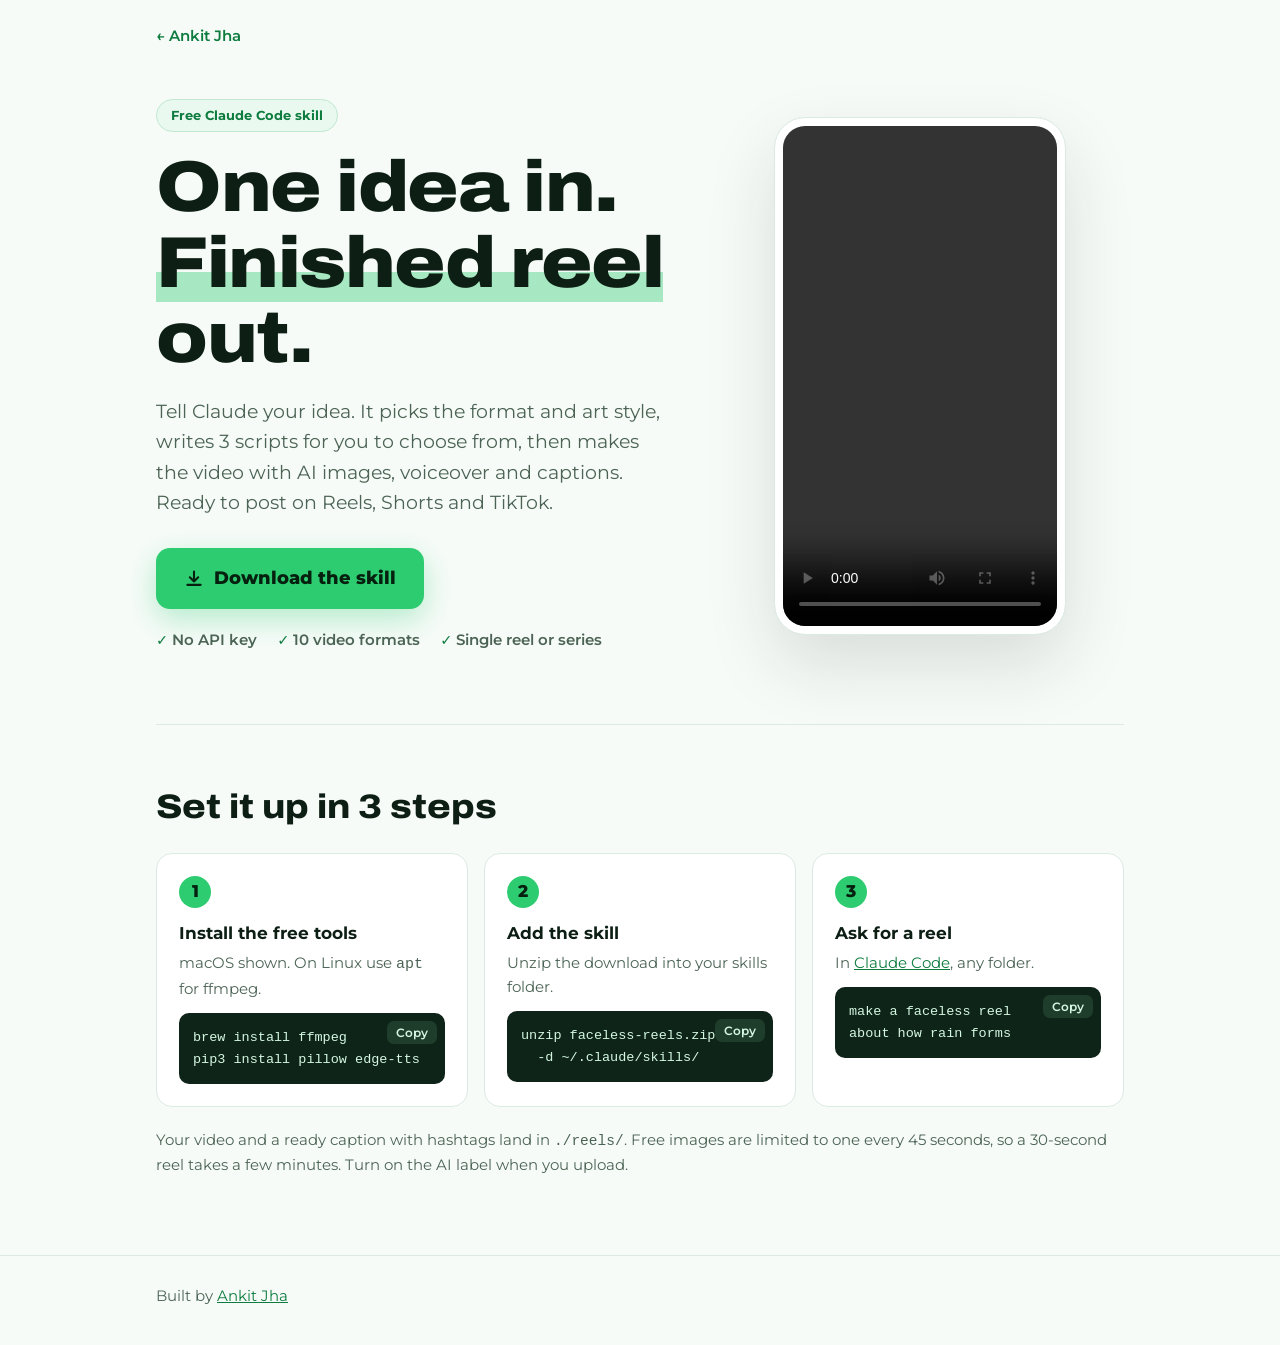
<file: reelforge/index.html>
<!doctype html>
<html lang="en">
<head>
<meta charset="utf-8">
<meta name="viewport" content="width=device-width,initial-scale=1">
<title>Faceless Reels Skill · Ankit Jha</title>
<meta name="description" content="Free Claude Code skill: turn one idea into a finished faceless Reel, Short or TikTok with script, AI images, voiceover and captions.">
<link rel="canonical" href="https://reelforge.ankitjha1405.tech/">
<meta property="og:title" content="Faceless Reels: a free Claude Code skill">
<meta property="og:description" content="One idea in. Finished vertical video out. Free, no API key.">
<meta property="og:url" content="https://reelforge.ankitjha1405.tech/">
<meta property="og:type" content="website">
<link rel="icon" href="/assets/img/favicon.svg" type="image/svg+xml">
<link rel="preconnect" href="https://fonts.googleapis.com">
<link rel="preconnect" href="https://fonts.gstatic.com" crossorigin>
<link href="https://fonts.googleapis.com/css2?family=Archivo:wdth,wght@62..125,100..900&family=Montserrat:wght@400;500;600;700&display=swap" rel="stylesheet">
<style>
  :root {
    --brand: #2ecc71; --brand-dark: #0e7c3f; --brand-soft: #e9f9ef;
    --bg: #f7fbf8; --card: #ffffff; --line: #dcebe1; --text: #0d1f14; --mute: #4c6455;
  }
  * { box-sizing: border-box }
  body { margin: 0; background: var(--bg); color: var(--text); font: 17px/1.6 Montserrat, system-ui, sans-serif }
  a { color: var(--brand-dark) }
  .wrap { max-width: 1000px; margin: 0 auto; padding: 0 16px }
  h1, h2 { font-family: Archivo, sans-serif; font-stretch: 112%; line-height: 1.05; margin: 0 }
  h1 { font-size: clamp(42px, 7vw, 72px); font-weight: 850; letter-spacing: -.02em }
  h1 span { background: linear-gradient(transparent 62%, #2ecc7166 62%) }
  h2 { font-size: clamp(26px, 3.5vw, 34px); font-weight: 800 }
  nav { padding: 22px 0 }
  nav a { font-weight: 600; text-decoration: none; font-size: 15px }
  .hero { display: grid; grid-template-columns: 1.25fr 1fr; gap: 48px; align-items: center; padding: 28px 0 72px }
  .pill { display: inline-block; background: var(--brand-soft); color: var(--brand-dark); border: 1px solid #bfe8cf; border-radius: 999px; padding: 5px 14px; font-weight: 700; font-size: 13px; margin-bottom: 18px }
  .lead { color: var(--mute); font-size: 19px; margin: 20px 0 30px; max-width: 520px }
  .cta { display: inline-flex; align-items: center; gap: 10px; background: var(--brand); color: #05200f; font-weight: 800; font-size: 18px; text-decoration: none; padding: 16px 28px; border-radius: 14px; box-shadow: 0 10px 30px #2ecc7155; transition: transform .15s, box-shadow .15s }
  .cta:hover { transform: translateY(-2px); box-shadow: 0 14px 36px #2ecc7170 }
  .cta svg { width: 20px; height: 20px }
  a:focus-visible, button:focus-visible { outline: 3px solid var(--brand-dark); outline-offset: 3px }
  .facts { display: flex; flex-wrap: wrap; gap: 8px 20px; margin: 20px 0 0; padding: 0; list-style: none; color: var(--mute); font-size: 14.5px; font-weight: 600 }
  .facts li::before { content: "✓ "; color: var(--brand-dark) }
  .phone { justify-self: center; width: min(290px, 78vw); aspect-ratio: 9/16; border-radius: 30px; border: 8px solid #fff; outline: 1px solid var(--line); overflow: hidden; background: #fff; box-shadow: 0 30px 70px #0d1f1422 }
  .phone video { width: 100%; height: 100%; object-fit: cover; display: block }
  section { padding: 64px 0; border-top: 1px solid var(--line) }
  .steps { display: grid; grid-template-columns: repeat(3, 1fr); gap: 16px; margin-top: 28px; padding: 0; list-style: none; counter-reset: s }
  .steps li { background: var(--card); border: 1px solid var(--line); border-radius: 16px; padding: 22px; min-width: 0 }
  .steps li::before { counter-increment: s; content: counter(s); display: grid; place-items: center; width: 32px; height: 32px; border-radius: 50%; background: var(--brand); color: #05200f; font-weight: 800; margin-bottom: 12px }
  .steps strong { display: block; margin-bottom: 4px }
  .steps p { color: var(--mute); font-size: 15px; margin: 0 }
  pre { position: relative; background: #0f2418; color: #d4f7e1; border-radius: 10px; padding: 14px; padding-right: 64px; margin: 12px 0 0; overflow-x: auto; font: 13.5px/1.6 ui-monospace, SFMono-Regular, Menlo, monospace }
  .copy { position: absolute; top: 8px; right: 8px; background: #1f3d2b; color: #d4f7e1; border: 0; border-radius: 7px; padding: 4px 9px; font: 600 12px Montserrat, sans-serif; cursor: pointer }
  .note { color: var(--mute); font-size: 14.5px; margin-top: 22px }
  footer { border-top: 1px solid var(--line); padding: 28px 0 40px; color: var(--mute); font-size: 15px }
  @media (max-width: 860px) { .hero { grid-template-columns: 1fr; gap: 40px } .steps { grid-template-columns: 1fr } }
  @media (prefers-reduced-motion: reduce) { .cta { transition: none } }
</style>
</head>
<body>
<div class="wrap">
  <nav aria-label="Main"><a href="https://ankitjha1405.tech/">← Ankit Jha</a></nav>

  <header class="hero">
    <div>
      <span class="pill">Free Claude Code skill</span>
      <h1>One idea in.<br><span>Finished reel</span> out.</h1>
      <p class="lead">Tell Claude your idea. It picks the format and art style, writes 3 scripts for you to choose from, then makes the video with AI images, voiceover and captions. Ready to post on Reels, Shorts and TikTok.</p>
      <a class="cta" href="/reelforge/faceless-reels.zip" download>
        <svg viewBox="0 0 24 24" fill="none" stroke="currentColor" stroke-width="2.5" stroke-linecap="round" stroke-linejoin="round" aria-hidden="true"><path d="M12 3v12m0 0l-5-5m5 5l5-5M4 19h16"/></svg>
        Download the skill
      </a>
      <ul class="facts">
        <li>No API key</li><li>10 video formats</li><li>Single reel or series</li>
      </ul>
    </div>
    <div class="phone">
      <video src="/reelforge/sample.mp4" controls playsinline preload="metadata" aria-label="Sample reel made with the skill: a whiteboard explainer on how rain forms"></video>
    </div>
  </header>

  <section aria-labelledby="install-h">
    <h2 id="install-h">Set it up in 3 steps</h2>
    <ol class="steps">
      <li><strong>Install the free tools</strong><p>macOS shown. On Linux use <code>apt</code> for ffmpeg.</p>
        <pre><code>brew install ffmpeg
pip3 install pillow edge-tts</code></pre></li>
      <li><strong>Add the skill</strong><p>Unzip the download into your skills folder.</p>
        <pre><code>unzip faceless-reels.zip \
  -d ~/.claude/skills/</code></pre></li>
      <li><strong>Ask for a reel</strong><p>In <a href="https://claude.com/claude-code">Claude Code</a>, any folder.</p>
        <pre><code>make a faceless reel
about how rain forms</code></pre></li>
    </ol>
    <p class="note">Your video and a ready caption with hashtags land in <code>./reels/</code>. Free images are limited to one every 45 seconds, so a 30-second reel takes a few minutes. Turn on the AI label when you upload.</p>
  </section>
</div>

<footer><div class="wrap">Built by <a href="https://ankitjha1405.tech/">Ankit Jha</a></div></footer>

<script>
  document.querySelectorAll('pre').forEach(pre => {
    const text = pre.innerText.trim();
    const b = Object.assign(document.createElement('button'), { className: 'copy', type: 'button', textContent: 'Copy' });
    b.onclick = async () => {
      try { await navigator.clipboard.writeText(text); b.textContent = 'Copied'; } catch { b.textContent = 'Select it'; }
      setTimeout(() => b.textContent = 'Copy', 1600);
    };
    pre.appendChild(b);
  });
</script>
</body>
</html>
</file>
